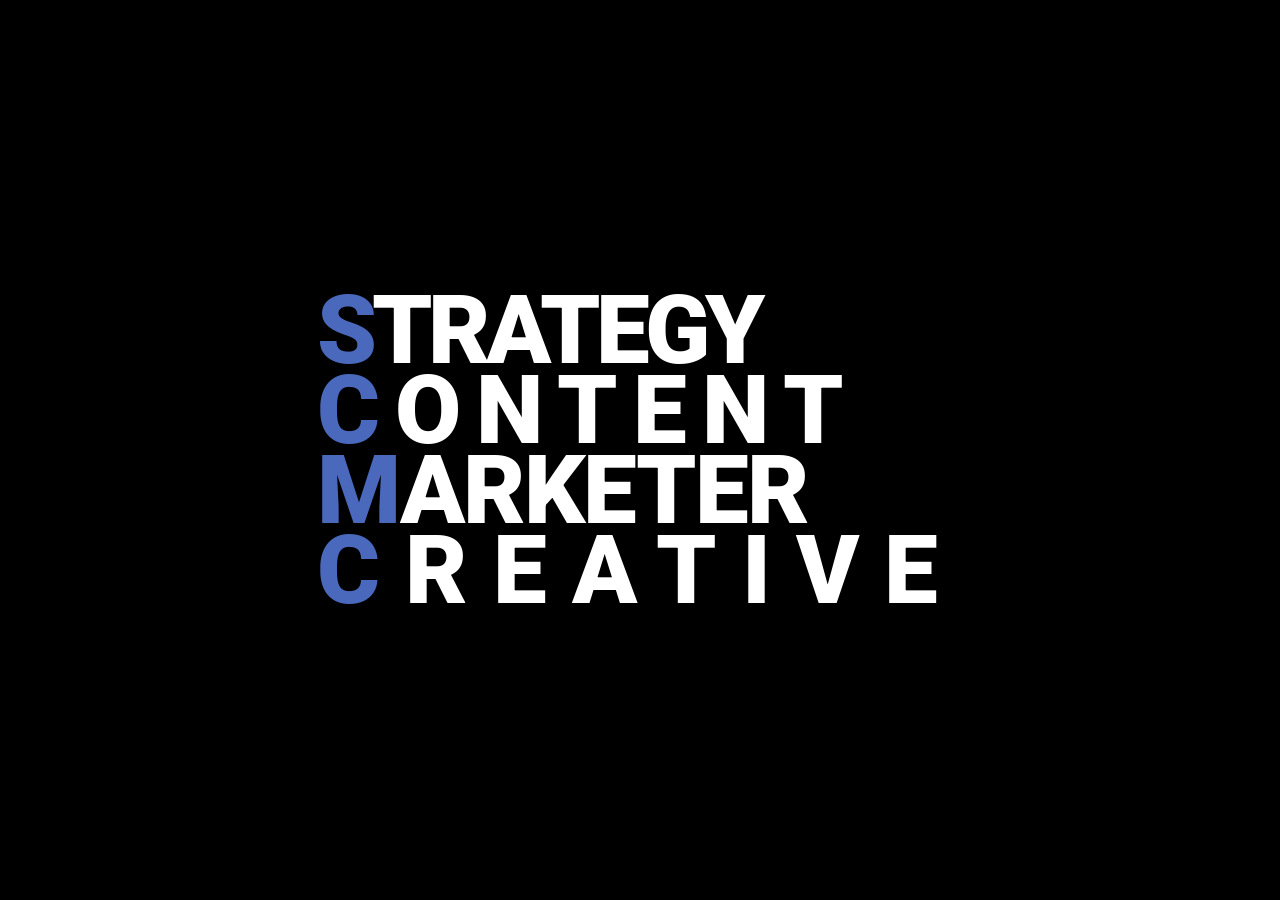
<file: index.html>
<!DOCTYPE html>
<html lang="ko">
<head>
    <meta charset="UTF-8">
    <meta name="viewport" content="width=device-width, initial-scale=1.0">
    <title>LOADING | PORTFOLIO</title>
    <link href="css/loading.css" rel="stylesheet">
    <script>
        // 2초 후 포트폴리오 메인 페이지로 이동
        setTimeout(function(){
            window.location.href="portfolio/portfolio.html";
        }, 2000);
    </script>
</head>
<body>
    <div class="text-box">
        <span>STRATEGY</span>
        <span>CONTENT</span>
        <span>MARKETER</span>
        <span>CREATIVE</span>
    </div>
</body>
</html>
</file>
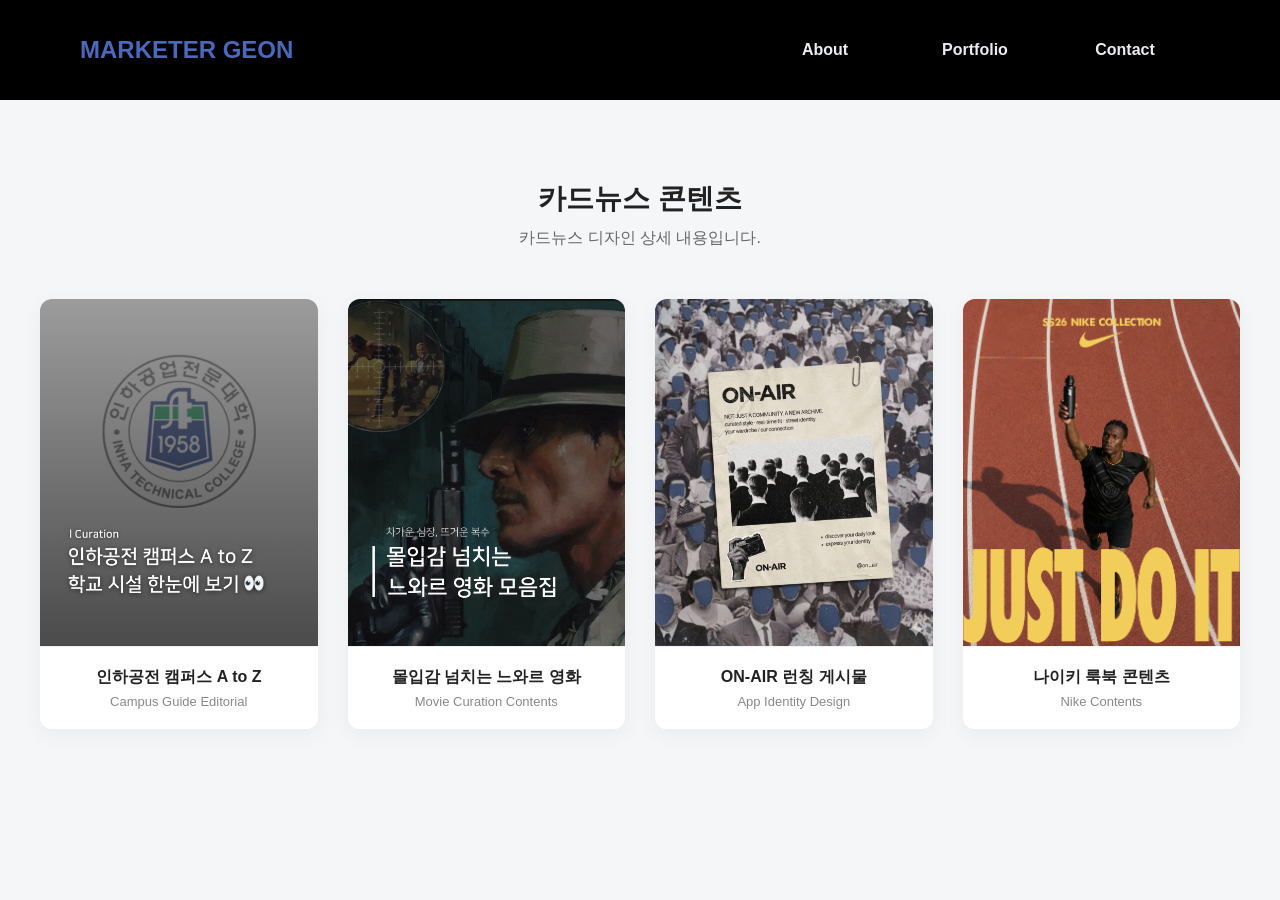
<file: portfolio/detail_cardnews.html>
<!DOCTYPE html>
<html lang="ko">
<head>
    <meta charset="UTF-8">
    <meta name="viewport" content="width=device-width, initial-scale=1.0">
    <title>카드뉴스 프로젝트 상세</title>
    <link rel="stylesheet" href="css/detail_cardnews.css">
</head>
<body>
<header>
    <!-- 💡 .logo를 <a> 태그로 감싸서 링크 기능을 추가했습니다 -->
    <a href="portfolio.html" class="logo">MARKETER GEON</a>
    
    <nav class="navbar">
        <ul class="menu">
            <li class="menu-item"><a href="portfolio.html#about-me">About</a></li>
            <li class="menu-item">
                <a href="portfolio.html#work">Portfolio</a>
                <ul class="submenu">
                    <li><a href="detail_template.html">상세페이지</a></li>
                    <li><a href="detail_yigam.html">산학협력</a></li>
                    <li><a href="detail_cardnews.html">카드뉴스</a></li>
                </ul>
            </li>
            <li class="menu-item"><a href="portfolio.html#contact">Contact</a></li>
        </ul>
    </nav>
</header>


    <div class="news-project-header">
        <h1>카드뉴스 콘텐츠</h1>
        <p>카드뉴스 디자인 상세 내용입니다.</p>
    </div>

    <div class="news-project-wrapper">
        <div class="news-project-card" onclick="openNewsModal('newsModal1')">
            <div class="news-card-img-box">
                <img src="img/카드뉴스 이미지.png" alt="인하공전 캠퍼스 대표이미지">
            </div>
            <div class="news-card-info">
                <h3>인하공전 캠퍼스 A to Z</h3>
                <p>Campus Guide Editorial</p>
            </div>
        </div>

        <div class="news-project-card" onclick="openNewsModal('newsModal2')">
            <div class="news-card-img-box">
                <img src="img/카드뉴스 이미지2.png" alt="느와르 영화 모음집 대표이미지">
            </div>
            <div class="news-card-info">
                <h3>몰입감 넘치는 느와르 영화</h3>
                <p>Movie Curation Contents</p>
            </div>
        </div>

        <div class="news-project-card" onclick="openNewsModal('newsModal3')">
            <div class="news-card-img-box">
                <img src="img/카드뉴스 이미지3.png" alt="ON-AIR 브랜드 소개 대표이미지">
            </div>
            <div class="news-card-info">
                <h3>ON-AIR 런칭 게시물</h3>
                <p>App Identity Design</p>
            </div>
        </div>

        <div class="news-project-card" onclick="openNewsModal('newsModal4')">
            <div class="news-card-img-box">
                <img src="img/카드뉴스 이미지4.png" alt="나이키 룩북 콘텐츠">
            </div>
            <div class="news-card-info">
                <h3>나이키 룩북 콘텐츠</h3>
                <p>Nike Contents</p>
            </div>
        </div>
    </div>

    <div id="newsModal1" class="news-modal">
        <span class="news-close" onclick="closeNewsModal('newsModal1')">&times;</span>
        <div class="news-modal-content">
            <img src="img/카드뉴스 이미지.png" alt="인하공전 캠퍼스 원본">
        </div>
    </div>

    <div id="newsModal2" class="news-modal">
        <span class="news-close" onclick="closeNewsModal('newsModal2')">&times;</span>
        <div class="news-modal-content">
            <img src="img/카드뉴스 이미지2.png" alt="느와르 영화 모음집 원본">
        </div>
    </div>

    <div id="newsModal3" class="news-modal">
        <span class="news-close" onclick="closeNewsModal('newsModal3')">&times;</span>
        <div class="news-modal-content">
            <img src="img/카드뉴스 이미지3.png" alt="ON-AIR 브랜드 소개 원본">
        </div>
    </div>

    <div id="newsModal4" class="news-modal">
        <span class="news-close" onclick="closeNewsModal('newsModal4')">&times;</span>
        <div class="news-modal-content">
            <img src="img/카드뉴스 이미지4.png" alt="ON-AIR 브랜드 소개 원본">
        </div>
    </div>

<script>
    function openNewsModal(id) { 
        document.getElementById(id).style.display = "block"; 
        document.body.style.overflow = "hidden"; // 모달 오픈 시 뒷배경 스크롤 방지
    }
    function closeNewsModal(id) { 
        document.getElementById(id).style.display = "none"; 
        document.body.style.overflow = "auto";   // 모달 닫을 때 스크롤 복구
    }
</script>
</body>
</html>
</file>
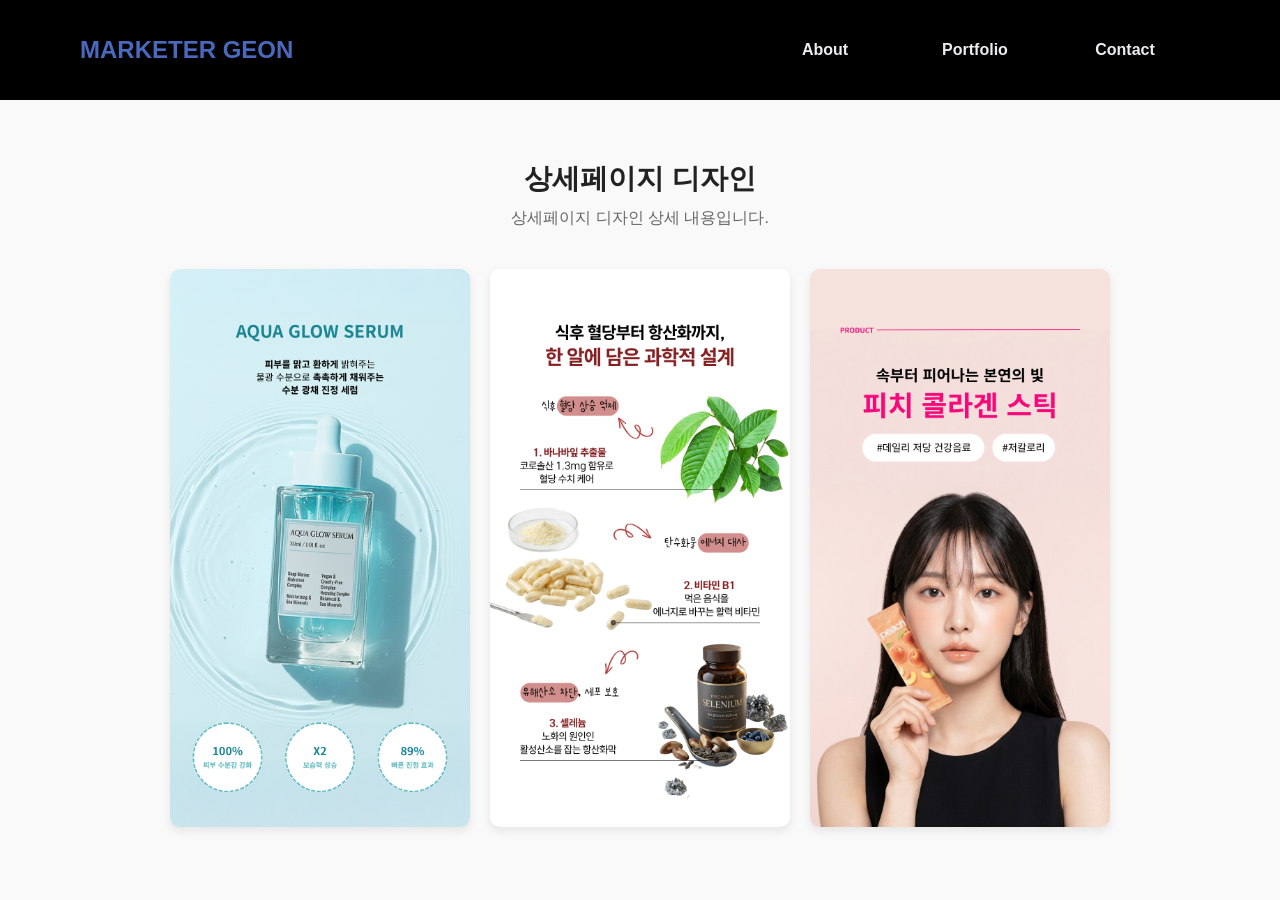
<file: portfolio/detail_template.html>
<!DOCTYPE html>
<html lang="ko">
<head>
    <meta charset="UTF-8">
    <link rel="stylesheet" href="css/detail.css">
    <style>
        /* 기본 스타일 초기화 및 레이아웃 설정 */
        body {
            margin: 0;
            padding: 0;
            font-family: sans-serif;
            background-color: #f9f9f9;
        }

        /* 1. 맨위 좌상단 뒤로가기 버튼 */
        .back-button {
            position: absolute;
            top: 20px;
            left: 20px;
            padding: 10px 18px;
            background-color: #333;
            color: #fff;
            text-decoration: none;
            border-radius: 4px;
            font-size: 14px;
            font-weight: bold;
            transition: background-color 0.2s;
            z-index: 10;
        }
        .back-button:hover {
            background-color: #555;
        }

        /* 2. 이미지 위 중앙 설명 영역 (h1, p) */
        .project-header {
            text-align: center;
            padding: 60px 20px 20px 20px; /* 뒤로가기 버튼 공간 확보 */
        }
        .project-header h1 {
            font-size: 28px;
            color: #222;
            margin: 0 0 10px 0;
        }
        .project-header p {
            font-size: 16px;
            color: #666;
            margin: 0;
        }

        /* 3. 대표 이미지 영역 - 가로 나열 및 크기 축소 */
        .project-wrapper {
            display: flex;
            flex-direction: row;     /* 이미지를 가로로 나열 */
            justify-content: center; /* 중앙 정렬 */
            align-items: flex-start; /* 상단 기준 정렬 */
            gap: 20px;               /* 이미지 사이의 간격 */
            padding: 20px;
            max-width: 1200px;       /* 전체 콘텐츠 최대 가로폭 제한 */
            margin: 0 auto;          /* 가로 중앙 정렬 */
        }

        .project-card {
            cursor: pointer;
            flex: 1;                 /* 3개의 카드가 균등한 너비를 가짐 */
            max-width: 300px;        /* 이미지 한 장의 최대 크기 제한 */
            border-radius: 8px;
            overflow: hidden;
            box-shadow: 0 4px 10px rgba(0,0,0,0.08);
            background-color: #fff;
            display: flex;
            justify-content: center;
            align-items: center;
        }

        .project-card img {
            width: 100% !important;
            height: auto !important;
            object-fit: contain !important; /* 원본 비율 유지하며 전체 표시 */
            display: block;
        }

        /* 4. 모달창 및 내부 이미지 가로 배치 설정 */
        .modal {
            display: none; 
            position: fixed; 
            z-index: 1000; 
            left: 0; 
            top: 0; 
            width: 100%; 
            height: 100%; 
            overflow: auto; 
            background-color: rgba(0,0,0,0.85); 
        }

        .modal-content {
            background-color: #fff;
            margin: 5% auto; 
            padding: 35px;           /* 사방에 여백을 주어 이미지를 감싸도록 설정 */
            border-radius: 8px;
            
            /* 모달 박스가 이미지 전체를 알맞게 감싸도록 너비 설정 */
            width: fit-content;      /* 내부 이미지 크기에 맞게 박스 크기가 늘어남 */
            max-width: 95%;          /* 화면 대비 박스가 가득 찰 수 있도록 소폭 확장 */
            box-sizing: border-box;
            
            /* 내부 이미지 가로 나열 */
            display: flex;
            flex-direction: row;
            justify-content: center;
            align-items: center;     /* 세로축 가운데 정렬 */
            gap: 25px;               /* 모달 박스 안 이미지 사이의 간격 */
        }

        .modal-content img {
            width: auto !important;  /* 고정 가로폭 해제 */
            /* ⭐ [핵심수정] 이미지가 깨지지 않고 더 크게 보이도록 최대 너비 상향 조정 */
            max-width: 350px;        /* 기존 200px -> 350px로 변경하여 크게 확대 */
            max-height: 600px;       /* 가로가 커진 만큼 세로 제한도 함께 확장 */
            height: auto !important;
            object-fit: contain !important; /* 비율 유지하며 이미지 안 잘리게 설정 */
            display: block;
            border-radius: 4px;      
        }

        /* 화면이 너무 좁아질 때(모바일)의 반응형 처리 */
        @media (max-width: 768px) {
            .project-wrapper {
                gap: 10px;
                padding: 10px;
            }
            .modal-content {
                /* 화면이 아주 작아지면 세로 나열로 전환 */
                flex-direction: column;
                align-items: center;
                margin: 10% auto;
                width: 90%;          
                gap: 15px;           
            }
            .modal-content img {
                max-width: 100%;     
                max-height: 400px;
            }
        }

        /* 닫기 버튼 스타일 */
        .close {
            position: fixed;
            right: 25px;
            top: 15px;
            color: #fff;
            font-size: 35px;
            font-weight: bold;
            cursor: pointer;
            z-index: 1100;
        }
    </style>
</head>
<body>
<header>
    <!-- 💡 .logo를 <a> 태그로 감싸서 링크 기능을 추가했습니다 -->
    <a href="portfolio.html" class="logo">MARKETER GEON</a>
    
    <nav class="navbar">
        <ul class="menu">
            <li class="menu-item"><a href="portfolio.html#about-me">About</a></li>
            <li class="menu-item">
                <a href="portfolio.html#work">Portfolio</a>
                <ul class="submenu">
                    <li><a href="detail_template.html">상세페이지</a></li>
                    <li><a href="detail_yigam.html">산학협력</a></li>
                    <li><a href="detail_cardnews.html">카드뉴스</a></li>
                </ul>
            </li>
            <li class="menu-item"><a href="portfolio.html#contact">Contact</a></li>
        </ul>
    </nav>
</header>
<div class="project-header">
    <h1>상세페이지 디자인</h1>
    <p>상세페이지 디자인 상세 내용입니다.</p>
</div>

<div class="project-wrapper">
    <div class="project-card" onclick="openModal('modal1')">
        <img src="img/아쿠아세럼1.png" alt="대표이미지1">
    </div>
    <div class="project-card" onclick="openModal('modal2')">
        <img src="img/젠바디2.png" alt="대표이미지2">
    </div>
    <div class="project-card" onclick="openModal('modal3')">
        <img src="img/피치4.png" alt="대표이미지3">
    </div>
</div>

<div id="modal1" class="modal">
    <span class="close" onclick="closeModal('modal1')">&times;</span>
    <div class="modal-content">
        <img src="img/아쿠아세럼1.png">
        <img src="img/아쿠아세럼2.png">
    </div>
</div>

<div id="modal2" class="modal">
    <span class="close" onclick="closeModal('modal2')">&times;</span>
    <div class="modal-content">
        <img src="img/젠바디1.png">
        <img src="img/젠바디2.png">
        <img src="img/젠바디3.png">
    </div>
</div>

<div id="modal3" class="modal">
    <span class="close" onclick="closeModal('modal3')">&times;</span>
    <div class="modal-content">
        <img src="img/피치1.png">
        <img src="img/피치4.png">
        <img src="img/피치6.png">
    </div>
</div>

<script>
    function openModal(id) { document.getElementById(id).style.display = "block"; }
    function closeModal(id) { document.getElementById(id).style.display = "none"; }
</script>
</body>
</html>
</file>
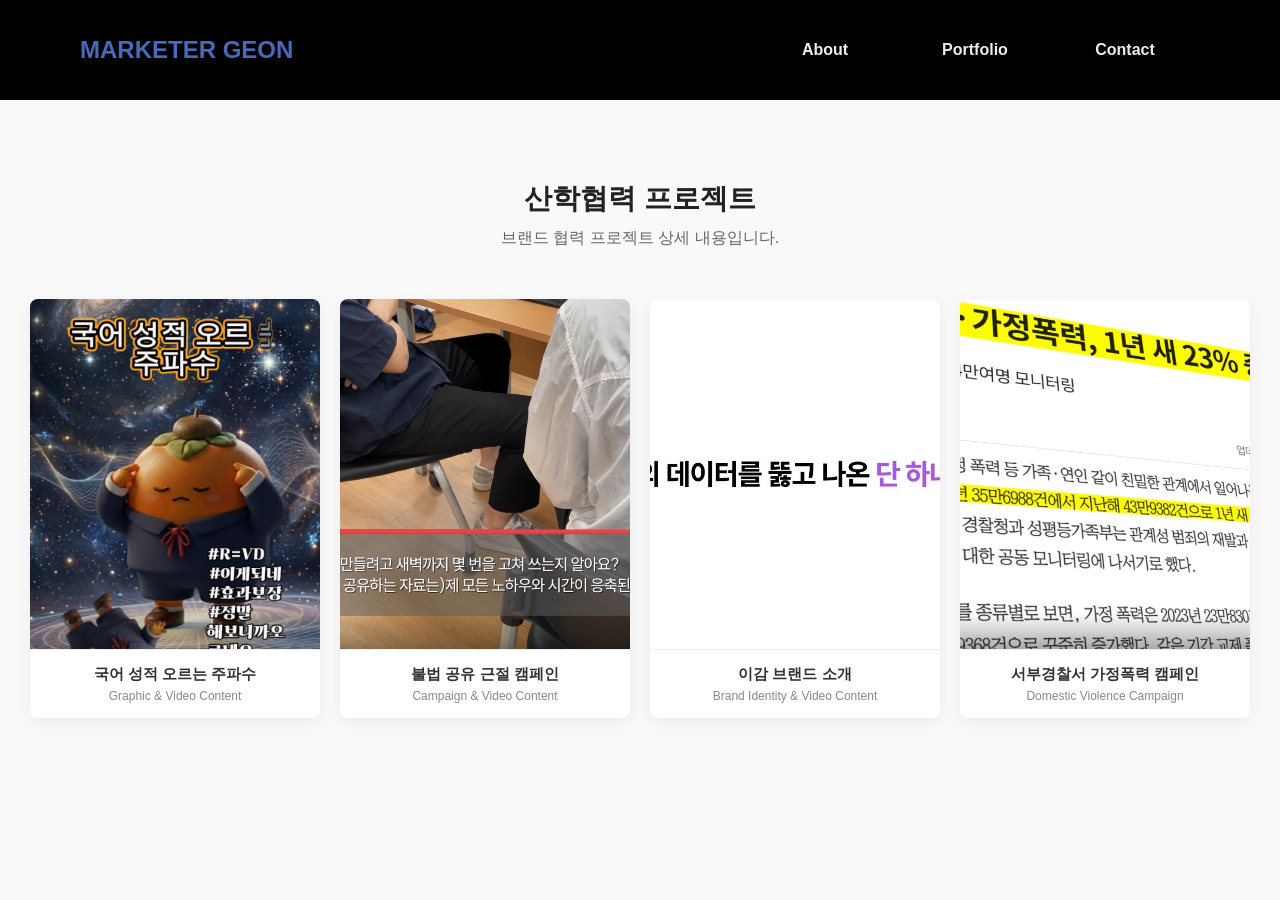
<file: portfolio/detail_yigam.html>
<!DOCTYPE html>
<html lang="ko">
<head>
    <meta charset="UTF-8">
    <meta name="viewport" content="width=device-width, initial-scale=1.0">
    <title>산학협력 프로젝트</title>
    <link rel="stylesheet" href="css/detail_yigam.css">
</head>
<body>
<header>
    <a href="portfolio.html" class="logo">MARKETER GEON</a>
    <nav class="navbar">
        <ul class="menu">
            <li class="menu-item"><a href="portfolio.html#about-me">About</a></li>
            <li class="menu-item">
                <a href="portfolio.html#work">Portfolio</a>
                <ul class="submenu">
                    <li><a href="detail_template.html">상세페이지</a></li>
                    <li><a href="detail_yigam.html">산학협력</a></li>
                    <li><a href="detail_cardnews.html">카드뉴스</a></li>
                </ul>
            </li>
            <li class="menu-item"><a href="portfolio.html#contact">Contact</a></li>
        </ul>
    </nav>
</header>

<div class="yigam-project-header">
    <h1>산학협력 프로젝트</h1>
    <p>브랜드 협력 프로젝트 상세 내용입니다.</p>
</div>

<div class="yigam-project-wrapper">
    <div class="yigam-project-card" onclick="openYigamModal('yigamModal1', 'https://www.youtube.com/embed/a_sfDnyqnAE')">
        <div class="yigam-card-img-box"><img src="img/이감 주파수.png" alt="이감 주파수"></div>
        <div class="yigam-card-info"><h3>국어 성적 오르는 주파수</h3><p>Graphic & Video Content</p></div>
    </div>
    <div class="yigam-project-card" onclick="openYigamModal('yigamModal2', 'https://www.youtube.com/embed/WLHFdzq_zdg')">
        <div class="yigam-card-img-box"><img src="img/이감 캠페인.png" alt="이감 캠페인"></div>
        <div class="yigam-card-info"><h3>불법 공유 근절 캠페인</h3><p>Campaign & Video Content</p></div>
    </div>
    <div class="yigam-project-card" onclick="openYigamModal('yigamModal3', 'https://www.youtube.com/embed/4ywmlXwDDiM')">
        <div class="yigam-card-img-box"><img src="img/이감 브랜드 소개1.jpeg" alt="이감 브랜드 소개"></div>
        <div class="yigam-card-info"><h3>이감 브랜드 소개</h3><p>Brand Identity & Video Content</p></div>
    </div>
    <div class="yigam-project-card" onclick="openYigamModal('yigamModal4', 'https://www.youtube.com/embed/GEc9hhvzlAM')">
        <div class="yigam-card-img-box"><img src="img/서부경찰서1.png" alt="서부경찰서"></div>
        <div class="yigam-card-info"><h3>서부경찰서 가정폭력 캠페인</h3><p>Domestic Violence Campaign</p></div>
    </div>
</div>

<div id="yigamModal1" class="yigam-modal"><span class="yigam-close" onclick="closeYigamModal('yigamModal1')">&times;</span><div class="yigam-modal-content"><iframe width="100%" height="315" src="" frameborder="0" allowfullscreen></iframe></div></div>
<div id="yigamModal2" class="yigam-modal"><span class="yigam-close" onclick="closeYigamModal('yigamModal2')">&times;</span><div class="yigam-modal-content"><iframe width="100%" height="315" src="" frameborder="0" allowfullscreen></iframe></div></div>
<div id="yigamModal3" class="yigam-modal"><span class="yigam-close" onclick="closeYigamModal('yigamModal3')">&times;</span><div class="yigam-modal-content"><iframe width="100%" height="315" src="" frameborder="0" allowfullscreen></iframe></div></div>
<div id="yigamModal4" class="yigam-modal"><span class="yigam-close" onclick="closeYigamModal('yigamModal4')">&times;</span><div class="yigam-modal-content"><iframe width="100%" height="315" src="" frameborder="0" allowfullscreen></iframe></div></div>

<script>
    function openYigamModal(id, videoSrc) { 
        const modal = document.getElementById(id);
        modal.style.display = "block"; 
        document.body.style.overflow = "hidden";
        
        // 모달을 열 때 iframe에 src를 넣어 재생 시작
        const iframe = modal.querySelector("iframe");
        iframe.src = videoSrc + "?autoplay=1"; 
    }

    function closeYigamModal(id) { 
        const modal = document.getElementById(id);
        modal.style.display = "none"; 
        document.body.style.overflow = "auto";

        // 모달을 닫을 때 src를 비워 재생 강제 종료
        const iframe = modal.querySelector("iframe");
        iframe.src = "";
    }
</script>
</body>
</html>
</file>
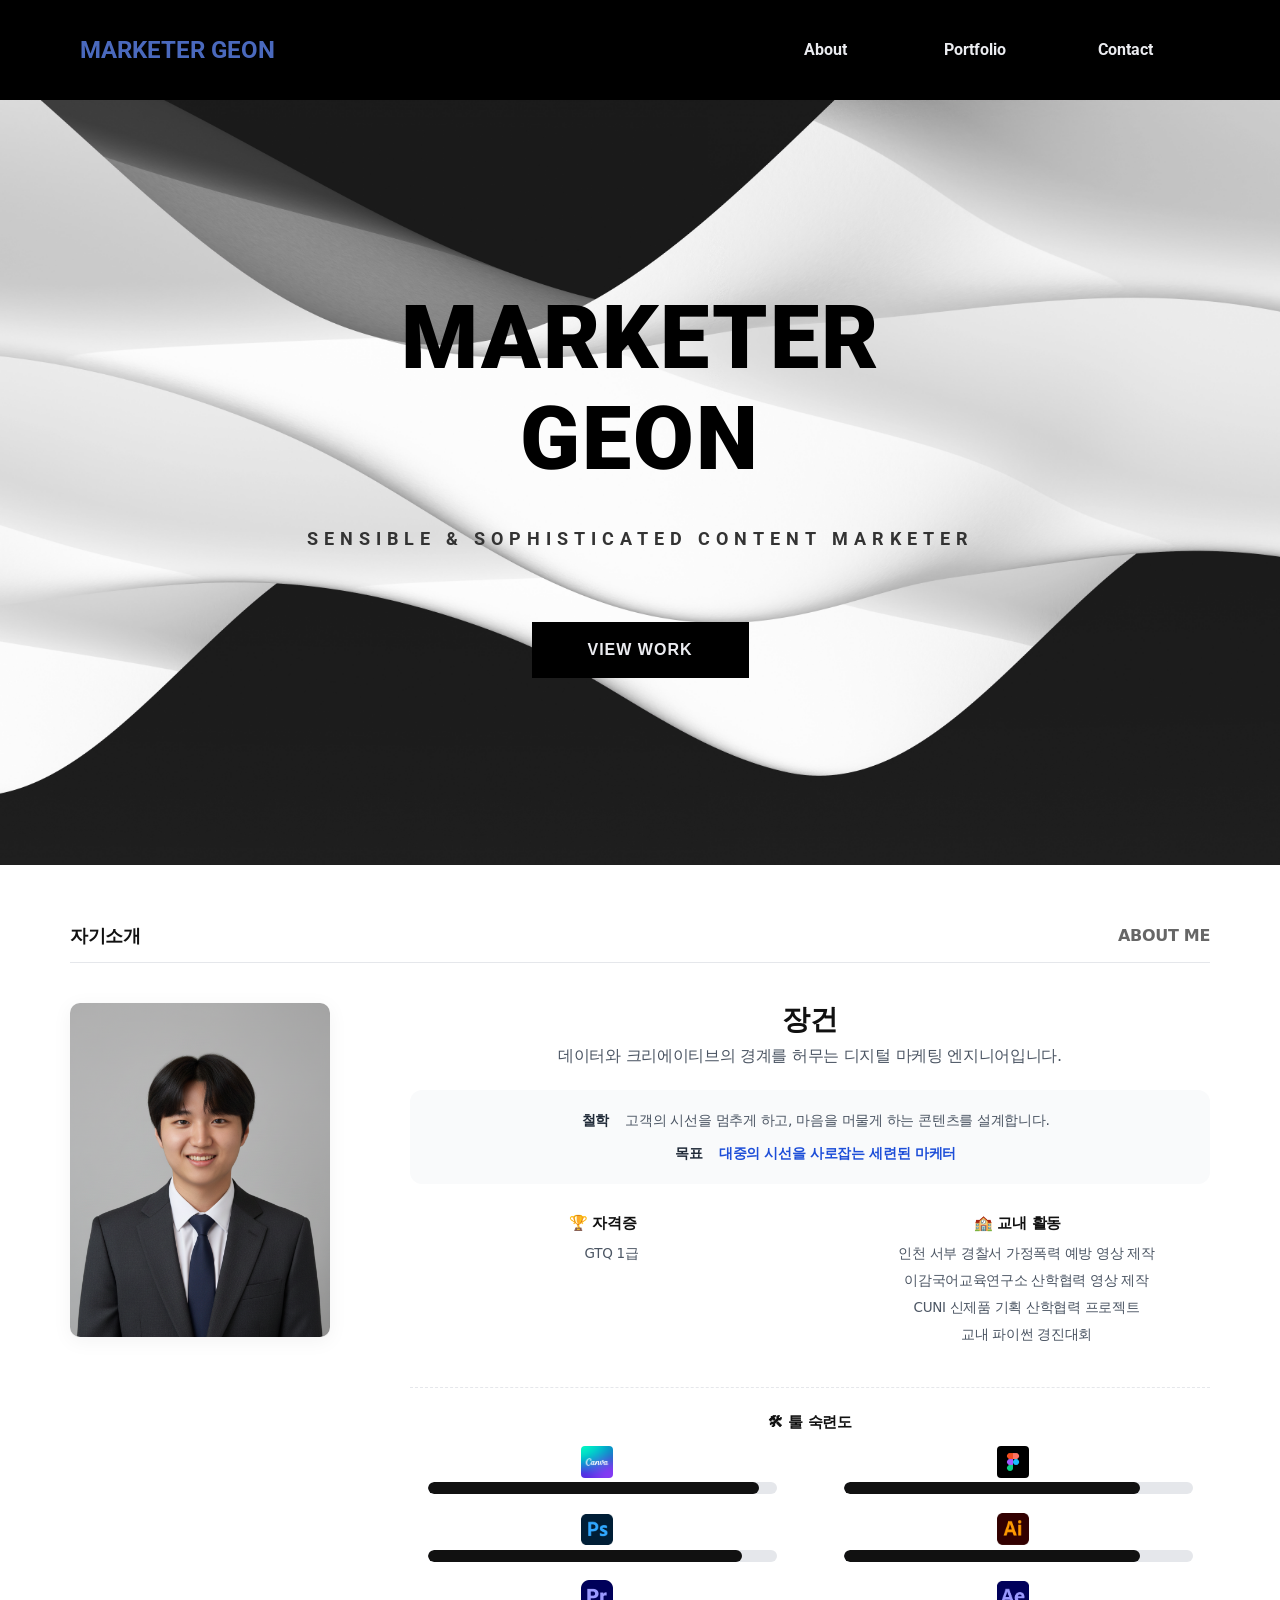
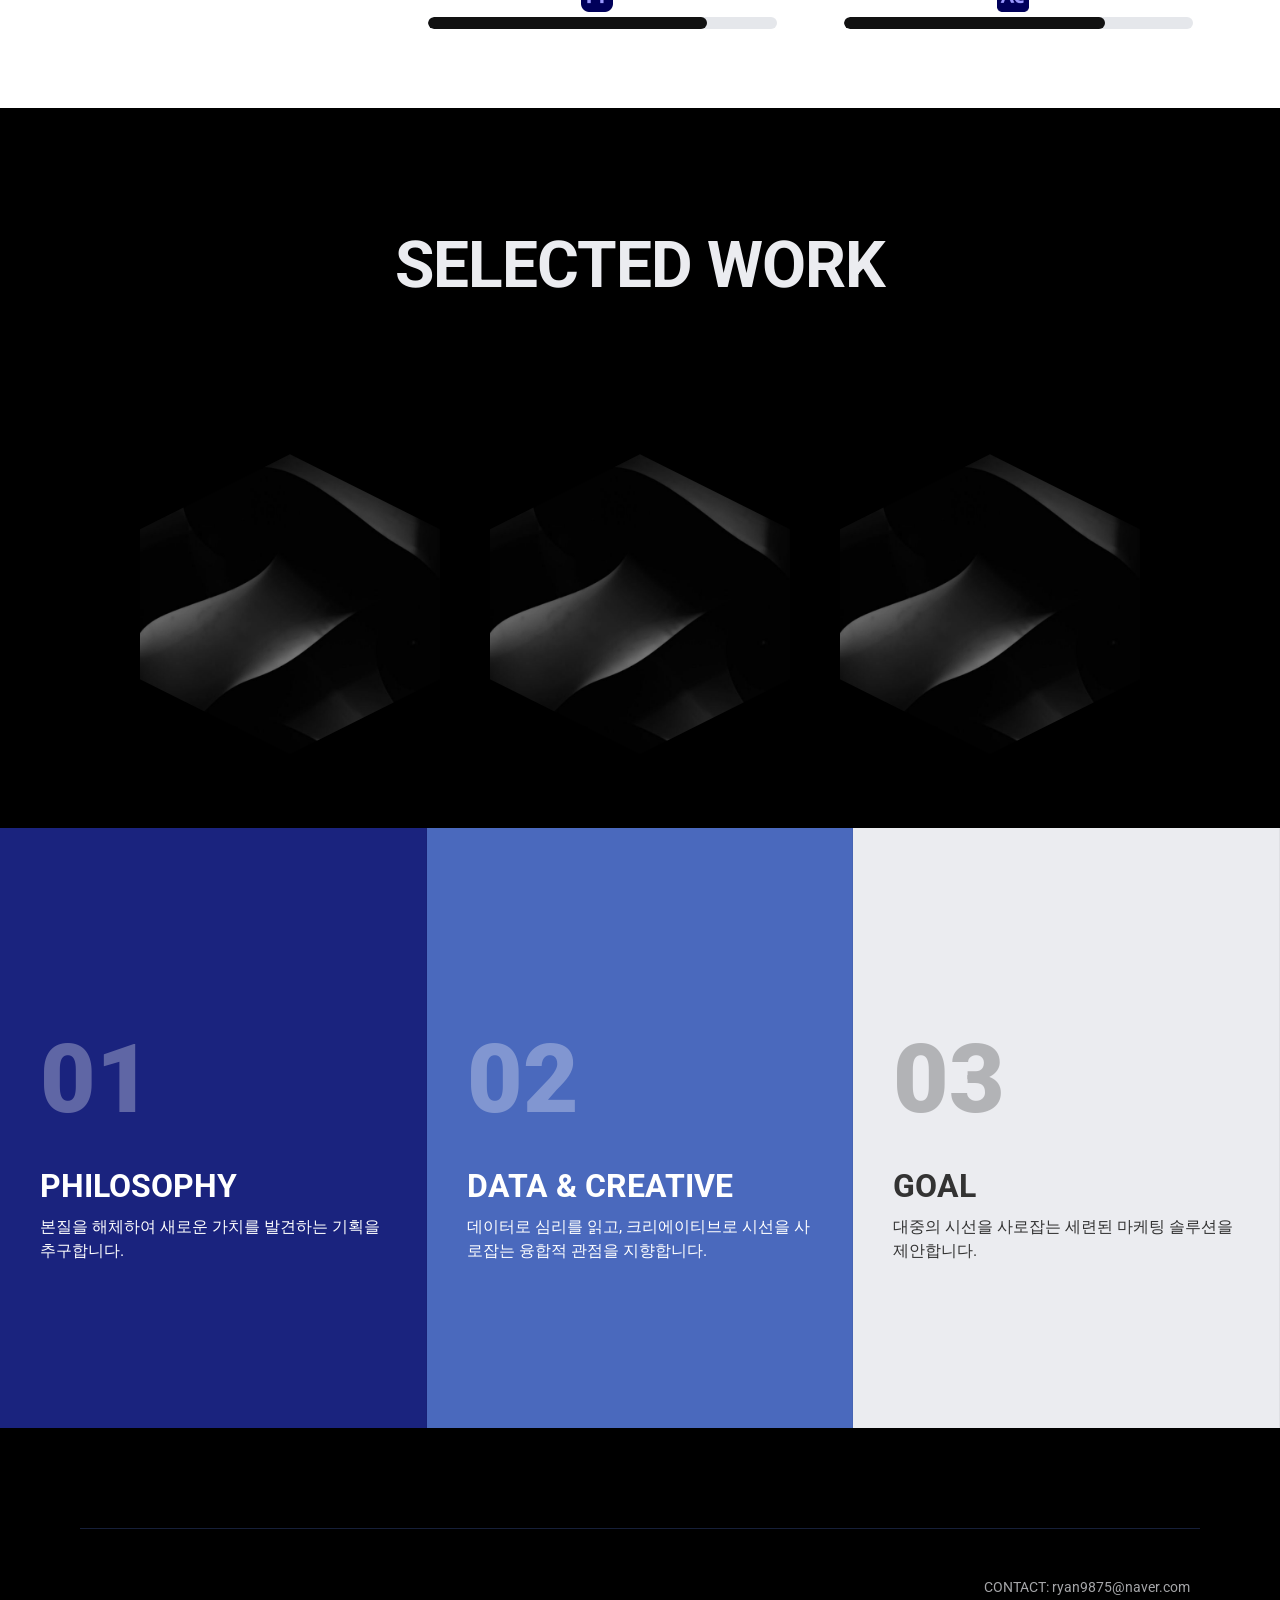
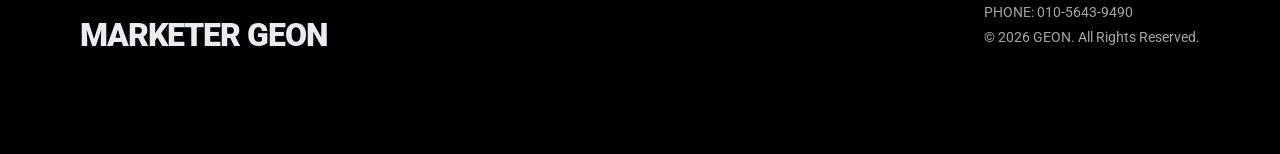
<file: portfolio/portfolio.html>
<!DOCTYPE html>
<html lang="ko">
<head>
    <meta charset="UTF-8">
    <meta name="viewport" content="width=device-width, initial-scale=1.0">
    <title>PORTFOLIO | CONTENT MARKETER</title>
    <link href="https://fonts.googleapis.com/css2?family=Roboto:wght@400;700;900&display=swap" rel="stylesheet">
    <link href="css/style.css" rel="stylesheet">
    <style>
        /* 클릭 시 해당 영역으로 부드럽게 스크롤되도록 애니메이션 효과를 추가합니다. */
        html {
            scroll-behavior: smooth;
        }

        .about-me-intro {
        font-family: 'Pretendard', -apple-system, BlinkMacSystemFont, system-ui, Roboto, sans-serif;
        background-color: #ffffff;
        color: #333333;
        padding: 60px 40px;
        letter-spacing: -0.02em;
    }

    .intro-container {
        max-width: 1140px;
        margin: 0 auto;
    }

    /* 헤더 영역 */
    .intro-header {
        display: flex;
        justify-content: space-between;
        align-items: center;
        border-bottom: 1px solid #e5e7eb;
        padding-bottom: 15px;
        margin-bottom: 40px;
    }

    .section-number {
        font-size: 18px;
        font-weight: 700;
        color: #111111;
    }

    .section-title {
        font-size: 16px;
        font-weight: 600;
        color: #666666;
        margin: 0;
    }

    /* 메인 본문 2단 배치 */
    .intro-main {
        display: table;
        width: 100%;
        table-layout: fixed;
    }

    /* 왼쪽 프로필 사진 */
    .profile-side {
        display: table-cell;
        width: 300px;
        vertical-align: top;
    }

    .profile-box {
        width: 260px;
        border-radius: 8px;
        overflow: hidden;
        box-shadow: 0 4px 20px rgba(0, 0, 0, 0.05);
    }

    .profile-box img {
        width: 100%;
        height: auto;
        display: block;
    }

    /* 오른쪽 상세 내용 */
    .content-side {
        display: table-cell;
        vertical-align: top;
        padding-left: 40px;
    }

    .user-info {
        margin-bottom: 25px;
    }

    .user-name {
        font-size: 28px;
        font-weight: 800;
        color: #111111;
        margin: 0 0 10px 0;
    }

    .user-tagline {
        font-size: 16px;
        color: #4b5563;
        margin: 0;
        font-weight: 500;
    }

    /* 철학 및 목표 */
    .meta-info {
        background-color: #f9fafb;
        border-radius: 12px;
        padding: 20px;
        margin-bottom: 30px;
    }

    .meta-item {
        margin-bottom: 12px;
    }

    .meta-item:last-child {
        margin-bottom: 0;
    }

    .meta-label {
        display: inline-block;
        width: 50px;
        font-size: 14px;
        color: #1f2937;
        font-weight: 700;
        position: relative;
    }

    .meta-value {
        font-size: 14px;
        color: #4b5563;
        line-height: 1.5;
    }

    .text-highlight {
        color: #1d4ed8; /* 세련된 블루 톤 포인트 */
        font-weight: 600;
    }

    /* 자격증 및 교내 활동 (2열 배치) */
    .history-info {
        display: table;
        width: 100%;
        table-layout: fixed;
        margin-bottom: 35px;
    }

    .history-card {
        display: table-cell;
        width: 50%;
        vertical-align: top;
    }

    .history-card:first-child {
        padding-right: 15px;
    }

    .history-card:last-child {
        padding-left: 15px;
    }

    .history-card h4 {
        font-size: 15px;
        font-weight: 700;
        color: #111111;
        margin: 0 0 12px 0;
    }

    .history-card ul {
        margin: 0;
        padding-left: 18px;
    }

    .history-card li {
        font-size: 13.5px;
        color: #4b5563;
        margin-bottom: 8px;
        line-height: 1.4;
    }

    /* 툴 숙련도 레이아웃 */
    .skill-section {
        border-top: 1px dashed #e5e7eb;
        padding-top: 25px;
    }

    .skill-title {
        font-size: 15px;
        font-weight: 700;
        color: #111111;
        margin: 0 0 15px 0;
    }

    .skill-grid {
        display: table;
        width: 100%;
    }

    .skill-item {
        display: inline-block;
        width: 48%;
        margin-bottom: 16px;
        vertical-align: middle;
    }

    .skill-item:nth-child(odd) {
        margin-right: 4%;
    }

    /* 아이콘 공통 (실제 아이콘 이미지가 있다면 background-image로 대체 가능) */
    /* 💡 툴 아이콘 이미지 스타일 (크기를 20px로 많이 축소) */
.skill-icon-img {
    display: inline-block;
    width: 32px;          /* 기존 32px -> 20px로 대폭 축소 */
    height: 32px;         /* 기존 32px -> 20px로 대폭 축소 */
    object-fit: contain;  /* 비율은 완벽하게 유지 */
    vertical-align: middle;
    margin-right: 10px;    /* 아이콘과 바 사이 간격도 살짝 조정 */
    border-radius: 4px;   /* 작아진 크기에 맞게 라운딩 조정 */
}

/* 💡 아이콘이 줄어든 만큼 게이지 바 가로 폭 자동 보정 */
.progress-bar {
    display: inline-block;
    width: calc(100% - 35px); /* 축소된 아이콘 크기에 맞춰 바 너비 확보 */
    height: 12px;             /* 게이지 바 두께도 아이콘에 맞춰 살짝 슬림하게 조정 */
    background-color: #e5e7eb;
    border-radius: 6px;
    vertical-align: middle;
    overflow: hidden;
}
    .progress-fill {
        height: 100%;
        background-color: #111111; /* PPT와 동일한 블랙 매트 게이지 */
        border-radius: 7px;
    }
    </style>
</head>
<body>

<header>
    <!-- 💡 .logo를 <a> 태그로 감싸서 링크 기능을 추가했습니다 -->
    <a href="portfolio.html" class="logo">MARKETER GEON</a>
    
    <nav class="navbar">
        <ul class="menu">
            <li class="menu-item"><a href="portfolio.html#about-me">About</a></li>
            <li class="menu-item">
                <a href="portfolio.html#work">Portfolio</a>
                <ul class="submenu">
                    <li><a href="detail_template.html">상세페이지</a></li>
                    <li><a href="detail_yigam.html">산학협력</a></li>
                    <li><a href="detail_cardnews.html">카드뉴스</a></li>
                </ul>
            </li>
            <li class="menu-item"><a href="portfolio.html#contact">Contact</a></li>
        </ul>
    </nav>
</header>

    <section class="hero">
        <div class="hero-content">
            <h1>MARKETER<br>GEON</h1>
            <p>Sensible & Sophisticated Content Marketer</p>
            <a href="#work"><button class="cta-btn">VIEW WORK</button></a>
        </div>
    </section>

    <section id="about-me" class="about-me-intro">
    <div class="intro-container">
        <div class="intro-header">
            <span class="section-number">자기소개</span>
            <h2 class="section-title">ABOUT ME</h2>
        </div>

        <div class="intro-main">
            <div class="profile-side">
                <div class="profile-box">
                    <img src="img/202527054 장건.png" alt="장건 프로필 사진">
                </div>
            </div>

            <div class="content-side">
                <div class="user-info">
                    <h3 class="user-name">장건</h3>
                    <p class="user-tagline">데이터와 크리에이티브의 경계를 허무는 디지털 마케팅 엔지니어입니다.</p>
                </div>

                <div class="meta-info">
                    <div class="meta-item">
                        <strong class="meta-label">철학</strong>
                        <span class="meta-value">고객의 시선을 멈추게 하고, 마음을 머물게 하는 콘텐츠를 설계합니다.</span>
                    </div>
                    <div class="meta-item">
                        <strong class="meta-label">목표</strong>
                        <span class="meta-value text-highlight">대중의 시선을 사로잡는 세련된 마케터</span>
                    </div>
                </div>

                <div class="history-info">
                    <div class="history-card">
                        <h4>🏆 자격증</h4>
                        <ul>
                            <li>GTQ 1급</li>
                        </ul>
                    </div>
                    <div class="history-card">
                        <h4>🏫 교내 활동</h4>
                        <ul>
                            <li>인천 서부 경찰서 가정폭력 예방 영상 제작</li>
                            <li>이감국어교육연구소 산학협력 영상 제작</li>
                            <li>CUNI 신제품 기획 산학협력 프로젝트</li>
                            <li>교내 파이썬 경진대회</li>
                        </ul>
                    </div>
                </div>

                <div class="skill-section">
                    <h4 class="skill-title">🛠 툴 숙련도</h4>
                    <div class="skill-grid">
                        <div class="skill-item">
                            <img src="img/canvalogo.png" alt="Canva" class="skill-icon-img">
                            <div class="progress-bar"><div class="progress-fill" style="width: 95%;"></div></div>
                        </div>
                        <div class="skill-item">
                            <img src="img/Figma_ The Collaborative Interface Design Tool.jpg" alt="Figma" class="skill-icon-img">
                            <div class="progress-bar"><div class="progress-fill" style="width: 85%;"></div></div>
                        </div>
                        <div class="skill-item">
                            <img src="img/다운로드 (11).jpg" alt="Photoshop" class="skill-icon-img">
                            <div class="progress-bar"><div class="progress-fill" style="width: 90%;"></div></div>
                        </div>
                        <div class="skill-item">
                            <img src="img/ssss.jpg" alt="Illustrator" class="skill-icon-img">
                            <div class="progress-bar"><div class="progress-fill" style="width: 85%;"></div></div>
                        </div>
                        <div class="skill-item">
                            <img src="img/video edithg.jpg" alt="Premiere Pro" class="skill-icon-img">
                            <div class="progress-bar"><div class="progress-fill" style="width: 80%;"></div></div>
                        </div>
                        <div class="skill-item">
                            <img src="img/aaaa.jpg" alt="After Effects" class="skill-icon-img">
                            <div class="progress-bar"><div class="progress-fill" style="width: 75%;"></div></div>
                        </div>
                    </div>
                </div>

            </div> </div> </div> </section>

    <section class="t_work" id="work">
        <h1>SELECTED WORK</h1>
        <div class="work">
            <a href="detail_template.html" class="hexa-link">
                <div class="hexa">
                    <div class="shape">
                        <div class="cap">
                            <div>
                                <h3>상세페이지</h3>
                                <p>Product Description</p>
                            </div>
                        </div>
                        <img src="img/다운로드 (22).jpg" alt="Work01">
                    </div>
                </div>
            </a>

            <a href="detail_yigam.html" class="hexa-link">
                <div class="hexa">
                    <div class="shape">
                        <div class="cap">
                            <div>
                                <h3>산학협력</h3>
                                <p>Industry-Academia Collaboration</p>
                            </div>
                        </div>
                        <img src="img/다운로드 (22).jpg" alt="Work02">
                    </div>
                </div>
            </a>

            <a href="detail_cardnews.html" class="hexa-link">
                <div class="hexa">
                    <div class="shape">
                        <div class="cap">
                            <div>
                                <h3>카드뉴스</h3>
                                <p>Card News</p>
                            </div>
                        </div>
                        <img src="img/다운로드 (22).jpg" alt="Work03">
                    </div>
                </div>
            </a>
        </div>
    </section>

    <section class="about" id="about">
        <div class="section-inner">
            <div class="accordion-content">
                <ul class="accordion">
                    <!-- 💡 오타 수정 완료: 각 <li>의 끝에 있던 잘못된 기호(})를 정상 </li> 태그로 복구했습니다. -->
                    <li>
                        <div class="number">01</div>
                        <div class="info">
                            <h2>PHILOSOPHY</h2>
                            <p>본질을 해체하여 새로운 가치를 발견하는 기획을 추구합니다.</p>
                        </div>
                    </li>
                        <li>
                            <div class="number">02</div>
                            <div class="info">
                                <h2>DATA & CREATIVE</h2>
                                <p>데이터로 심리를 읽고, 크리에이티브로 시선을 사로잡는 융합적 관점을 지향합니다.</p>
                            </div>
                        </li>
                    <li>
                        <div class="number">03</div>
                        <div class="info">
                            <h2>GOAL</h2>
                            <p>대중의 시선을 사로잡는 세련된 마케팅 솔루션을 제안합니다.</p>
                        </div>
                    </li>
                </ul>
            </div>
        </div>
    </section>

    <footer id="contact">
        <div class="footer-content">
            <div class="footer-logo">MARKETER GEON</div>
            <div class="footer-info">
                <p>CONTACT: ryan9875@naver.com</p>
                <p>PHONE: 010-5643-9490</p>
                <p>© 2026 GEON. All Rights Reserved.</p>
            </div>
        </div>
    </footer>

</body>
</html>
</file>
<file: css/loading.css>
@charset "utf-8";
@import url('https://fonts.googleapis.com/css2?family=Roboto:wght@900&display=swap');

* { margin: 0; padding: 0; font-family: 'Roboto', sans-serif; }

body {
    background-color: #000;
    display: flex;
    justify-content: center;
    align-items: center;
    height: 100vh;
    overflow: hidden;
}

.text-box {
    text-align: left;
    line-height: 5rem;
}

.text-box span {
    font-size: 6rem;
    color: #fff;
    font-weight: 900;
    display: block;
    text-transform: uppercase;
    transition: 0.5s;
}

/* 교수님 진도: letter-spacing 활용 */
.text-box span:nth-child(1) { letter-spacing: -5px; }
.text-box span:nth-child(2) { letter-spacing: 15px; }
.text-box span:nth-child(3) { letter-spacing: -2px; }
.text-box span:nth-child(4) { letter-spacing: 25px; }

/* 교수님 진도: 첫 글자 포인트 컬러 (차분한 블루) */
.text-box span::first-letter {
    color: #4A69BD;
}

.text-box img {
    width: 60px;
    margin-top: 20px;
    filter: invert(1); /* 검정 화살표를 흰색으로 변경 */
}
</file>
<file: portfolio/css/detail_cardnews.css>
/* 카드뉴스 프로젝트 전용 독립 스타일시트 */

body {
    margin: 0;
    padding: 0;
    font-family: sans-serif;
    background-color: #f5f6f8;
}

/* 2. 상단 헤더 타이틀 */
.news-project-header {
    text-align: center;
    padding: 80px 20px 20px 20px;
}
.news-project-header h1 {
    font-size: 28px;
    color: #222;
    margin: 0 0 10px 0;
}
.news-project-header p {
    font-size: 16px;
    color: #666;
    margin: 0;
}

/* 3. 카드 레이아웃 영역 */
.news-project-wrapper {
    display: flex;
    flex-direction: row;     
    justify-content: center; 
    align-items: stretch;    /* 카드들의 전체 높이를 균일하게 일치 */
    gap: 30px;               
    padding: 30px 20px;
    max-width: 1200px;       
    margin: 0 auto;          
}

.news-project-card {
    cursor: pointer;
    flex: 1;                 
    max-width: 320px;        
    border-radius: 12px;
    overflow: hidden;
    box-shadow: 0 6px 20px rgba(0,0,0,0.05);
    background-color: #fff;
    display: flex;
    flex-direction: column;  
    justify-content: space-between;
    transition: transform 0.25s ease, box-shadow 0.25s ease;
}

.news-project-card:hover {
    transform: translateY(-6px);
    box-shadow: 0 12px 30px rgba(0,0,0,0.12);
}

/* 세로/정방형 카드뉴스 이미지가 찌그러지거나 잘리지 않도록 맞추는 썸네일 박스 */
.news-card-img-box {
    width: 100%;
    /* height: 380px;  <-- 이 부분을 삭제하거나 주석 처리하세요 */
    background-color: #fff; 
    display: flex;
    justify-content: center;
    align-items: center;
    overflow: hidden;
    padding-top: 125%; /* 1:1 비율을 유지하고 싶다면 이 줄을 추가하세요 */
    position: relative;
}

.news-project-card img {
    position: absolute;
    top: 0;
    left: 0;
    width: 100% !important;
    height: 100% !important;
    object-fit: contain !important; /* 비율을 유지하며 전체 노출 */
    display: block;
}

/* 카드 하단 텍스트 영역 */
.news-card-info {
    padding: 20px 15px;
    text-align: center;
    border-top: 1px solid #f0f0f0;
    background-color: #fff;
}
.news-card-info h3 {
    margin: 0 0 6px 0;
    font-size: 16px;
    color: #222;
    font-weight: bold;
}
.news-card-info p {
    margin: 0;
    font-size: 13px;
    color: #888;
}

/* 4. 모달창 전체 배경 */
.news-modal {
    display: none; 
    position: fixed; 
    z-index: 1000; 
    left: 0; 
    top: 0; 
    width: 100%; 
    height: 100%; 
    overflow: auto; 
    background-color: rgba(0,0,0,0.88); 
}

/* 모달 내부 팝업 콘텐츠 박스 */
.news-modal-content {
    background-color: #fff;
    margin: 3% auto; 
    padding: 20px;           
    border-radius: 8px;
    width: fit-content;      
    max-width: 90%;          
    box-sizing: border-box;
    display: flex;
    justify-content: center;
    align-items: center;     
}

/* 모달 안에서 세로형 및 정방형 카드뉴스가 화면 밖으로 탈출하거나 깨지지 않도록 자동 크기 제어 */
.news-modal-content img {
    width: auto !important;  
    max-width: 100%;         
    max-height: 80vh;        /* 화면 세로 높이의 최대 80%까지만 채우도록 유연하게 축소 */
    height: auto !important;
    object-fit: contain !important; /* 원본 16:9, 1:1, 4:5 비율 그대로 온전히 노출 */
    display: block;
    border-radius: 4px;      
}

/* 우측 상단 닫기 버튼 */
.news-close {
    position: fixed;
    right: 25px;
    top: 15px;
    color: #fff;
    font-size: 45px;
    font-weight: bold;
    cursor: pointer;
    z-index: 1100;
    text-shadow: 0 2px 8px rgba(0,0,0,0.6);
    transition: color 0.2s;
}
.news-close:hover {
    color: #ddd;
}

/* ==========================================
   헤더 네비게이션 영역 스타일 (수정 및 정렬 최적화)
   ========================================== */
header {
    display: flex;
    align-items: center;
    justify-content: space-between;
    background-color: #000000;
    color: #4A69BD;
    position: sticky;
    padding: 0 5rem;
    top: 0;
    height: 100px;
    z-index: 100;
}

a.logo {
    font-size: 1.5rem;
    font-weight: bold;
    cursor: pointer;
    transition: 0.3s;
    text-decoration: none; /* 링크 밑줄 제거 */
    color: #4A69BD;       /* 헤더 색상과 동일하게 유지 */
}

a.logo:hover {
    color: #EBECF0;
    transform: scale(1.05);
}

.navbar .menu { 
    display: flex; 
    list-style: none; /* 메인 메뉴 점 제거 */
    margin: 0;
    padding: 0;
}

.menu-item {
    position: relative;
    text-align: center;
    width: 150px;
    height: 100px;
    display: flex;
    align-items: center;
    justify-content: center;
    list-style: none; /* 리스트 스타일 해제 */
}

.navbar a {
    color: #EBECF0;
    text-decoration: none;
    font-size: 16px;
    font-weight: bold;
    display: block;
    width: 100%;
    cursor: pointer;
    transition: all 0.3s ease;
}

.menu-item > a:hover {
    color: #4A69BD;
    transform: translateY(-5px);
}

/* --- 3. 서브메뉴 (동그라미 제거 및 중앙 정렬 완벽 수정) --- */
.submenu {
    display: block;
    opacity: 0;
    visibility: hidden; 
    position: absolute;
    top: 100px;
    left: 50%;
    transform: translateX(-50%) translateY(20px);
    background-color: rgba(0, 0, 0, 0.95);
    min-width: 180px;
    padding: 15px 0;
    z-index: 1;
    transition: all 0.4s cubic-bezier(0.175, 0.885, 0.32, 1.275);
    border-top: 4px solid #4A69BD;
    
    /* 🛠️ [해결] 불필요한 기본 여백과 동그라미 점들을 완전히 제거합니다 */
    list-style: none; 
    margin: 0;
    padding: 10px 0;
}

.submenu li {
    list-style: none; /* 🛠️ [해결] 혹시 모를 각 항목의 불릿 기호 재방지 */
    width: 100%;
}

.menu-item:hover .submenu {
    opacity: 1;
    visibility: visible;
    transform: translateX(-50%) translateY(0);
}

.submenu li a {
    color: #EBECF0;
    font-size: 14px;
    transition: 0.3s;
    
    /* 🛠️ [해결] 완벽한 가운데 정렬을 위해 비대칭 패딩을 중앙 정렬 양식으로 교정합니다 */
    padding: 12px 0; 
    text-align: center; 
}

.submenu li a:hover {
    background-color: #EBECF0;
    color: #000;
    /* 🛠️ [해결] 호버 시 텍스트가 오른쪽으로 밀려 삐뚤어지던 비대칭 패딩을 제거 */
    padding-left: 0; 
}

/* 태블릿 및 모바일 반응형 분기점 (하단 추가) */
@media (max-width: 768px) {
    header {
        padding: 0 2rem;
    }
    .menu-item {
        width: 100px;
    }
    .news-project-wrapper {
        flex-direction: column;
        align-items: center;
        gap: 25px;
        padding: 15px;
    }
    .news-project-card {
        width: 100%;
        max-width: 340px;
    }
    .news-card-img-box {
        height: 340px;
    }
    .news-modal-content {
        margin: 15% auto;
        width: 95%;          
        padding: 10px;
    }
    .news-modal-content img {
        max-height: 70vh;
    }
}
</file>
<file: portfolio/css/detail.css>
/* 1. 가로 나열 레이아웃 */
.project-wrapper {
    display: flex;
    justify-content: center;
    gap: 30px;
    padding: 50px;
}

.project-card {
    cursor: pointer;
    transition: transform 0.3s ease;
}

/* 2. 호버 시 떠오르기 + 음영 효과 */
.project-card img {
    width: 300px;
    height: 200px;
    object-fit: cover;
    border-radius: 10px;
    box-shadow: 0 5px 15px rgba(0,0,0,0.2);
    transition: all 0.3s ease;
}

.project-card:hover {
    transform: translateY(-15px);
}

.project-card:hover img {
    box-shadow: 0 20px 30px rgba(0,0,0,0.4);
}

/* 3. 모달 전체 배경 */
.modal {
    display: none;
    position: fixed;
    z-index: 1000;
    left: 0;
    top: 0;
    width: 100%;
    height: 100%;
    background: rgba(0,0,0,0.9);
    overflow-y: auto;
}

.modal-content {
    width: 80%;
    max-width: 800px;
    margin: 50px auto;
    text-align: center;
}

.modal-content img {
    width: 100%;
    margin-bottom: 20px;
    border-radius: 5px;
}

/* 닫기 버튼 */
.close {
    position: fixed;
    top: 20px;
    right: 40px;
    color: white;
    font-size: 50px;
    cursor: pointer;
}

header {
    display: flex;
    align-items: center;
    justify-content: space-between;
    background-color: #000000;
    color: #4A69BD;
    position: sticky;
    padding: 0 5rem;
    top: 0;
    height: 100px;
    z-index: 100;
}

a.logo {
    font-size: 1.5rem;
    font-weight: bold;
    cursor: pointer;
    transition: 0.3s;
    text-decoration: none; /* 링크 밑줄 제거 */
    color: #4A69BD;       /* 헤더 색상과 동일하게 유지 */
}

a.logo:hover {
    color: #EBECF0;
    transform: scale(1.05);
}

.navbar .menu { 
    display: flex; 
    list-style: none; /* 메인 메뉴 점 제거 */
    margin: 0;
    padding: 0;
}

.menu-item {
    position: relative;
    text-align: center;
    width: 150px;
    height: 100px;
    display: flex;
    align-items: center;
    justify-content: center;
    list-style: none; /* 리스트 스타일 해제 */
}

.navbar a {
    color: #EBECF0;
    text-decoration: none;
    font-size: 16px;
    font-weight: bold;
    display: block;
    width: 100%;
    cursor: pointer;
    transition: all 0.3s ease;
}

.menu-item > a:hover {
    color: #4A69BD;
    transform: translateY(-5px);
}

/* --- 3. 서브메뉴 (동그라미 제거 및 중앙 정렬 완벽 수정) --- */
.submenu {
    display: block;
    opacity: 0;
    visibility: hidden; 
    position: absolute;
    top: 100px;
    left: 50%;
    transform: translateX(-50%) translateY(20px);
    background-color: rgba(0, 0, 0, 0.95);
    min-width: 180px;
    padding: 15px 0;
    z-index: 1;
    transition: all 0.4s cubic-bezier(0.175, 0.885, 0.32, 1.275);
    border-top: 4px solid #4A69BD;
    
    /* 🛠️ [해결] 불필요한 기본 여백과 동그라미 점들을 완전히 제거합니다 */
    list-style: none; 
    margin: 0;
    padding: 10px 0;
}

.submenu li {
    list-style: none; /* 🛠️ [해결] 혹시 모를 각 항목의 불릿 기호 재방지 */
    width: 100%;
}

.menu-item:hover .submenu {
    opacity: 1;
    visibility: visible;
    transform: translateX(-50%) translateY(0);
}

.submenu li a {
    color: #EBECF0;
    font-size: 14px;
    transition: 0.3s;
    
    /* 🛠️ [해결] 완벽한 가운데 정렬을 위해 비대칭 패딩을 중앙 정렬 양식으로 교정합니다 */
    padding: 12px 0; 
    text-align: center; 
}

.submenu li a:hover {
    background-color: #EBECF0;
    color: #000;
    /* 🛠️ [해결] 호버 시 텍스트가 오른쪽으로 밀려 삐뚤어지던 비대칭 패딩을 제거 */
    padding-left: 0; 
}

/* 태블릿 및 모바일 반응형 분기점 (하단 추가) */
@media (max-width: 768px) {
    header {
        padding: 0 2rem;
    }
    .menu-item {
        width: 100px;
    }
    .news-project-wrapper {
        flex-direction: column;
        align-items: center;
        gap: 25px;
        padding: 15px;
    }
    .news-project-card {
        width: 100%;
        max-width: 340px;
    }
    .news-card-img-box {
        height: 340px;
    }
    .news-modal-content {
        margin: 15% auto;
        width: 95%;          
        padding: 10px;
    }
    .news-modal-content img {
        max-height: 70vh;
    }
}
</file>
<file: portfolio/css/detail_yigam.css>
/* 이감 프로젝트 전용 독립 스타일시트 (yigam 버전) */

body {
    margin: 0;
    padding: 0;
    font-family: sans-serif;
    background-color: #f9f9f9;
}

/* 2. 상단 헤더 타이틀 */
.yigam-project-header {
    text-align: center;
    padding: 80px 20px 20px 20px;
}
.yigam-project-header h1 {
    font-size: 28px;
    color: #222;
    margin: 0 0 10px 0;
}
.yigam-project-header p {
    font-size: 16px;
    color: #666;
    margin: 0;
}

/* 3. 대표 이미지 영역 카드 레이아웃 */
.yigam-project-wrapper {
    display: flex;
    flex-direction: row;     
    /* 💡 4개 배치에 맞춰 다단 분배와 유연성 유지를 위해 flex-wrap 적용 및 정렬 설정 */
    flex-wrap: wrap;
    justify-content: center; 
    align-items: stretch;    /* 카드들의 전체 높이를 균일하게 정렬 */
    gap: 20px;               
    padding: 30px 20px;
    max-width: 1400px;       /* 4개 카드가 넓게 벌어지도록 가로 최대폭을 넓힘 */
    margin: 0 auto;          
}

.yigam-project-card {
    cursor: pointer;
    flex: 1;                 
    min-width: 260px;        /* 화면이 줄어들 때 카드가 너무 찌그러지는 것을 방지 */
    max-width: 290px;        /* 4개 슬롯 분할에 가장 적절하고 균형 잡힌 가로폭 */
    border-radius: 8px;
    overflow: hidden;
    box-shadow: 0 4px 15px rgba(0,0,0,0.06);
    background-color: #fff;
    display: flex;
    flex-direction: column;  
    justify-content: space-between;
    transition: transform 0.2s, box-shadow 0.2s;
}

.yigam-project-card:hover {
    transform: translateY(-5px);
    box-shadow: 0 8px 25px rgba(0,0,0,0.12);
}

/* 비율이 각기 다른 이미지를 형태 깨짐 없이 일정한 비율로 잡아주는 썸네일 박스 */
.yigam-card-img-box {
    width: 100%;
    height: 350px;           /* 4칸 구성을 고려하여 썸네일 세로 높이를 약 30px 최적화 */
    background-color: #eaeaea; 
    display: flex;
    justify-content: center;
    align-items: center;
    overflow: hidden;
}

.yigam-project-card img {
    width: 100% !important;
    height: 100% !important;
    object-fit: cover !important; /* 틀 크기에 맞춰 여백 없이 이미지 채우기 */
    display: block;
}

/* 카드 하단 텍스트 영역 */
.yigam-card-info {
    padding: 15px;
    text-align: center;
    border-top: 1px solid #eee;
    background-color: #fff;
}
.yigam-card-info h3 {
    margin: 0 0 5px 0;
    font-size: 15px;         /* 텍스트 줄바꿈 방지를 위해 폰트 크기 미세 조정 */
    color: #333;
}
.yigam-card-info p {
    margin: 0;
    font-size: 12px;
    color: #888;
}

/* 4. 모달창 전체 배경 */
.yigam-modal {
    display: none; 
    position: fixed; 
    z-index: 1000; 
    left: 0; 
    top: 0; 
    width: 100%; 
    height: 100%; 
    overflow: auto; 
    background-color: rgba(0,0,0,0.85); 
}

/* 모달 내부 흰색 팝업 콘텐츠 박스 */
.yigam-modal-content {
    background-color: #fff;
    margin: 3% auto; 
    padding: 30px;           
    border-radius: 8px;
    width: fit-content;      
    max-width: 90%;          
    box-sizing: border-box;
    display: flex;
    flex-direction: column;  
    justify-content: center;
    align-items: center;     
    gap: 20px;               
}

/* 비율이 극단적인 세로형 원본이 화면 밖으로 잘려 나가지 않도록 최대 높이 제어 */
.yigam-modal-content img {
    width: auto !important;  
    max-width: 100%;         
    max-height: 75vh;        
    height: auto !important;
    object-fit: contain !important; 
    display: block;
    border-radius: 6px;      
    box-shadow: 0 2px 10px rgba(0,0,0,0.1);
}

/* 첫 번째 세로형 동영상 전용 스타일 (인스타그램용 세로 비율 최적화) */
#video1 {
    width: 100%;
    max-width: 400px !important;  
    max-height: 70vh !important;  
    object-fit: contain;          
    border-radius: 6px;
    box-shadow: 0 4px 15px rgba(0,0,0,0.2);
    display: block;
}

/* 두 번째, 세 번째, 네 번째 가로형 동영상 공통 스타일 (기존 크기 유지) */
.video-horizontal {
    width: 100%;
    max-width: 800px;
    border-radius: 6px;
    box-shadow: 0 4px 15px rgba(0,0,0,0.2);
    display: block;
}

/* 우측 상단 닫기 버튼 */
.yigam-close {
    position: fixed;
    right: 25px;
    top: 15px;
    color: #fff;
    font-size: 40px;
    font-weight: bold;
    cursor: pointer;
    z-index: 1100;
    text-shadow: 0 2px 4px rgba(0,0,0,0.5);
}

/* 태블릿 및 모바일 스크린 반응형 분기점 대응 */
@media (max-width: 768px) {
    .yigam-project-wrapper {
        flex-direction: column;
        align-items: center;
        gap: 20px;
        padding: 15px;
    }
    .yigam-project-card {
        width: 100%;
        max-width: 340px;
    }
    .yigam-card-img-box {
        height: 300px;
    }
    .yigam-modal-content {
        margin: 15% auto;
        width: 95%;          
        padding: 15px;
    }
    .yigam-modal-content img {
        max-height: 60vh;
    }
    #video1 {
        max-width: 100% !important;
        max-height: 60vh !important;
    }
}

header {
    display: flex;
    align-items: center;
    justify-content: space-between;
    background-color: #000000;
    color: #4A69BD;
    position: sticky;
    padding: 0 5rem;
    top: 0;
    height: 100px;
    z-index: 100;
}

a.logo {
    font-size: 1.5rem;
    font-weight: bold;
    cursor: pointer;
    transition: 0.3s;
    text-decoration: none; /* 링크 밑줄 제거 */
    color: #4A69BD;       /* 헤더 색상과 동일하게 유지 */
}

a.logo:hover {
    color: #EBECF0;
    transform: scale(1.05);
}

.navbar .menu { 
    display: flex; 
    list-style: none; /* 메인 메뉴 점 제거 */
    margin: 0;
    padding: 0;
}

.menu-item {
    position: relative;
    text-align: center;
    width: 150px;
    height: 100px;
    display: flex;
    align-items: center;
    justify-content: center;
    list-style: none; /* 리스트 스타일 해제 */
}

.navbar a {
    color: #EBECF0;
    text-decoration: none;
    font-size: 16px;
    font-weight: bold;
    display: block;
    width: 100%;
    cursor: pointer;
    transition: all 0.3s ease;
}

.menu-item > a:hover {
    color: #4A69BD;
    transform: translateY(-5px);
}

/* --- 3. 서브메뉴 (동그라미 제거 및 중앙 정렬 완벽 수정) --- */
.submenu {
    display: block;
    opacity: 0;
    visibility: hidden; 
    position: absolute;
    top: 100px;
    left: 50%;
    transform: translateX(-50%) translateY(20px);
    background-color: rgba(0, 0, 0, 0.95);
    min-width: 180px;
    padding: 15px 0;
    z-index: 1;
    transition: all 0.4s cubic-bezier(0.175, 0.885, 0.32, 1.275);
    border-top: 4px solid #4A69BD;
    
    /* 🛠️ [해결] 불필요한 기본 여백과 동그라미 점들을 완전히 제거합니다 */
    list-style: none; 
    margin: 0;
    padding: 10px 0;
}

.submenu li {
    list-style: none; /* 🛠️ [해결] 혹시 모를 각 항목의 불릿 기호 재방지 */
    width: 100%;
}

.menu-item:hover .submenu {
    opacity: 1;
    visibility: visible;
    transform: translateX(-50%) translateY(0);
}

.submenu li a {
    color: #EBECF0;
    font-size: 14px;
    transition: 0.3s;
    
    /* 🛠️ [해결] 완벽한 가운데 정렬을 위해 비대칭 패딩을 중앙 정렬 양식으로 교정합니다 */
    padding: 12px 0; 
    text-align: center; 
}

.submenu li a:hover {
    background-color: #EBECF0;
    color: #000;
    /* 🛠️ [해결] 호버 시 텍스트가 오른쪽으로 밀려 삐뚤어지던 비대칭 패딩을 제거 */
    padding-left: 0; 
}

/* 태블릿 및 모바일 반응형 분기점 (하단 추가) */
@media (max-width: 768px) {
    header {
        padding: 0 2rem;
    }
    .menu-item {
        width: 100px;
    }
    .news-project-wrapper {
        flex-direction: column;
        align-items: center;
        gap: 25px;
        padding: 15px;
    }
    .news-project-card {
        width: 100%;
        max-width: 340px;
    }
    .news-card-img-box {
        height: 340px;
    }
    .news-modal-content {
        margin: 15% auto;
        width: 95%;          
        padding: 10px;
    }
    .news-modal-content img {
        max-height: 70vh;
    }
}
</file>
<file: portfolio/css/style.css>
@charset "utf-8";

html {
    scroll-behavior: smooth;
}

/* --- 1. 기본 설정 및 초기화 --- */
* {
    margin: 0;
    padding: 0;
    box-sizing: border-box;
    list-style: none;
}

body {
    background-color: #EBECF0; /* 지정하신 메인 배경색 */
    font-family: 'Roboto', sans-serif;
    line-height: 1.2;
    color: #333;
    overflow-x: hidden;
}

/* --- 2. 헤더 및 네비게이션 --- */
header {
    display: flex;
    align-items: center;
    justify-content: space-between;
    background-color: #000000;
    color: #4A69BD;
    position: sticky;
    padding: 0 5rem;
    top: 0;
    height: 100px;
    z-index: 100;
}

/* 기존 .logo 스타일을 a.logo로 변경 */
a.logo {
    font-size: 1.5rem;
    font-weight: bold;
    cursor: pointer;
    transition: 0.3s;
    text-decoration: none; /* 링크 밑줄 제거 */
    color: #4A69BD;       /* 헤더 색상과 동일하게 유지 */
}

a.logo:hover {
    color: #EBECF0;
    transform: scale(1.05);
}

.navbar .menu { display: flex; }

.menu-item {
    position: relative;
    text-align: center;
    width: 150px;
    height: 100px;
    display: flex;
    align-items: center;
    justify-content: center;
}

.navbar a {
    color: #EBECF0;
    text-decoration: none;
    font-size: 16px;
    font-weight: bold;
    display: block;
    width: 100%;
    cursor: pointer;
    transition: all 0.3s ease;
}

.menu-item > a:hover {
    color: #4A69BD;
    transform: translateY(-5px);
}

/* --- 3. 서브메뉴 (애니메이션 강화) --- */
.submenu {
    display: block;
    opacity: 0;
    visibility: hidden; 
    position: absolute;
    top: 100px;
    left: 50%;
    transform: translateX(-50%) translateY(20px);
    background-color: rgba(0, 0, 0, 0.95);
    min-width: 180px;
    padding: 15px 0;
    z-index: 1;
    transition: all 0.4s cubic-bezier(0.175, 0.885, 0.32, 1.275);
    border-top: 4px solid #4A69BD;
}

.menu-item:hover .submenu {
    opacity: 1;
    visibility: visible;
    transform: translateX(-50%) translateY(0);
}

.submenu li a {
    color: #EBECF0;
    padding: 12px 25px;
    font-size: 14px;
    transition: 0.3s;
}

.submenu li a:hover {
    background-color: #EBECF0;
    color: #000;
    padding-left: 35px;
}

/* --- 4. Hero 섹션 (간격 및 타이포그래피 수정안 반영) --- */
.hero {
    background-image: url(../img/steve-johnson-8A7JF0cCUsI-unsplash-photoaidcom-invert.jpg);
    background-size: cover;
    background-position: center;
    display: flex;
    justify-content: center;
    align-items: center;
    text-align: center;
    height: 85vh; /* 조금 더 높게 조정 */
}

.hero-content h1 {
    font-size: 5.5rem;      /* 크기 확대 */
    font-weight: 900;
    line-height: 1.15;      /* 글자 줄 간격 확보 */
    letter-spacing: 2px;    /* 자간 확보 */
    margin-bottom: 2.5rem;  /* 제목과 부제목 사이 여백 */
    color: #000;
}

.hero-content p {
    font-size: 1.1rem;
    letter-spacing: 6px;    /* 부제목 자간을 넓혀 세련미 강조 */
    margin-bottom: 4.5rem;  /* 글자와 버튼 사이 간격 대폭 확대 */
    color: #333;
    font-weight: 700;
    text-transform: uppercase;
}

.cta-btn {
    background-color: #000;
    color: #EBECF0;
    padding: 1.2rem 3.5rem; /* 버튼 여백 확대 */
    border: 0;
    cursor: pointer;
    font-size: 1rem;
    font-weight: bold;
    letter-spacing: 1px;
    transition: all 0.3s ease;
}

.cta-btn:hover {
    background-color: #4A69BD;
    color: #fff;
    transform: translateY(-5px);
    box-shadow: 0 10px 20px rgba(0,0,0,0.1);
}

.about-me-intro {
    min-height: 90vh;
    width: 100%;
    background-color: #EBECF0;
    display: flex;
    justify-content: center;
    align-items: center;
    text-align: center;
}

.intro-content h2 {
    font-size: 4rem;
    font-weight: 900;
    color: #000;
    
    text-transform: uppercase;
    letter-spacing: -1px;
    line-height: 1.1;
    margin-bottom: 20px;
    font-family: 'Roboto', sans-serif;
}

.intro-content p {
    font-size: 1.1rem;
    color: #333;
    font-weight: 700;
    letter-spacing: 2px;
    opacity: 0.8;
}

.intro-content {
    display: flex;
    flex-direction: column; /* 제목과 설명은 세로로 */
    align-items: center;
    margin-top: 50px;
}

/* 이미지들을 감싸는 컨테이너를 가로로 배치 */
.image-container {
    display: flex;
    justify-content: center;
    align-items: center;
    gap: 40px; /* 사진 사이의 간격 */
    margin-top: 30px;
}

/* 개별 박스 스타일 */
.profile-box img {
    width: 250px; 
    border-radius: 10px;
    box-shadow: 0 4px 10px rgba(0,0,0,0.1);
}

.skill-box img {
    width: 350px;
}

.profile-box img,
.skill-box img {
    max-width: 100%;  /* 부모 요소 안에서만 보이게 함 */
    height: auto;     /* 비율 유지 */
    display: block;
}

/* --- 5. Work 섹션 --- */
.t_work {
    min-height: 80vh;
    text-align: center;
    background-color: #000;
    padding: 120px 0 0 0;
}

.t_work h1 {
    color: #EBECF0;
    font-size: 4rem;
    margin-bottom: 150px;
    letter-spacing: -1px;
}

.work {
    display: flex;
    justify-content: center;
    gap: 50px;
}

.hexa-link {
    display: inline-block;  /* 혹은 기존 .hexa가 정렬되던 방식에 맞춰 block 등 사용 */
    text-decoration: none;  /* 밑줄 제거 */
    color: inherit;         /* 기존 글자 색상 유지 */
}

.hexa {
    width: 300px;
    height: 300px;
    position: relative;
    transition: 0.4s;
}

.hexa:hover { transform: translateY(-30px); }

.shape {
    clip-path: polygon(50% 0, 100% 25%, 100% 75%, 50% 100%, 0 75%, 0 25%);
    width: 100%; height: 100%;
    overflow: hidden;
}

.shape img { width: 100%; height: 100%; object-fit: cover; transition: 0.6s; }

.cap {
    position: absolute; top: 0; left: 0;
    width: 100%; height: 100%; color: #fff;
    display: flex; justify-content: center; align-items: center;
    opacity: 0; transition: 0.5s; z-index: 2;
    background: linear-gradient(to top, rgba(74, 105, 189, 0.8), transparent);
}

.hexa:hover .cap { opacity: 1; }

/* --- 6. About 섹션 --- */
.about {
    width: 100%;
    height: 600px;
    display: flex;
    justify-content: center;
    align-items: center;
    background-color: #EBECF0;
    margin: 0;
    padding: 0;
    overflow: hidden;
}

.section-inner {
    width: 100%;
    max-width: 100%; 
    height: 100%;
}

.accordion-content { 
    display: flex; 
    height: 100%;
}

.accordion { 
    flex: 1; 
    display: flex; 
    height: 100%;
    margin: 0;
    padding: 0;
}

.accordion li {
    flex: 1; 
    display: flex; 
    flex-direction: column;
    justify-content: center; 
    padding: 0 40px;
    cursor: pointer; 
    transition: all 0.6s cubic-bezier(0.25, 1, 0.5, 1);
    border-right: 1px solid rgba(0,0,0,0.05);
}

.accordion li:nth-child(1) { background-color: #1a237e; color: #fff; }
.accordion li:nth-child(2) { background-color: #4A69BD; color: #fff; }
.accordion li:nth-child(3) { background-color: #EBECF0; color: #333; }

.accordion li:hover { flex: 5; }

.number { font-size: 6rem; font-weight: 900; opacity: 0.3; }

.info { transform: translateY(30px); transition: 0.5s; }
.info h2 { font-size: 2rem; margin-bottom: 10px; }
.info p { font-size: 1rem; line-height: 1.5; }

.accordion li:hover .info { transform: translateY(0); }
.accordion li:hover .info p { opacity: 1; max-height: 300px; margin-top: 20px; }

/* --- 7. Footer --- */
footer {
    background-color: #000;
    color: #EBECF0;
    padding: 100px 5rem;
    margin-top: 0;
}

.footer-content {
    display: flex;
    justify-content: space-between;
    align-items: flex-end;
    border-top: 1px solid rgba(74, 105, 189, 0.3);
    padding-top: 50px;
}

.footer-logo {
    font-size: 2rem;
    font-weight: 900;
    letter-spacing: -1px;
}

.footer-info p {
    font-size: 0.9rem;
    margin-bottom: 8px;
    opacity: 0.7;
}

.footer-sns { display: flex; gap: 30px; }

.footer-sns a {
    color: #4A69BD;
    text-decoration: none;
    font-weight: bold;
    font-size: 0.85rem;
    transition: 0.3s;
}

.footer-sns a:hover {
    color: #fff;
    letter-spacing: 2px;
}
</file>
